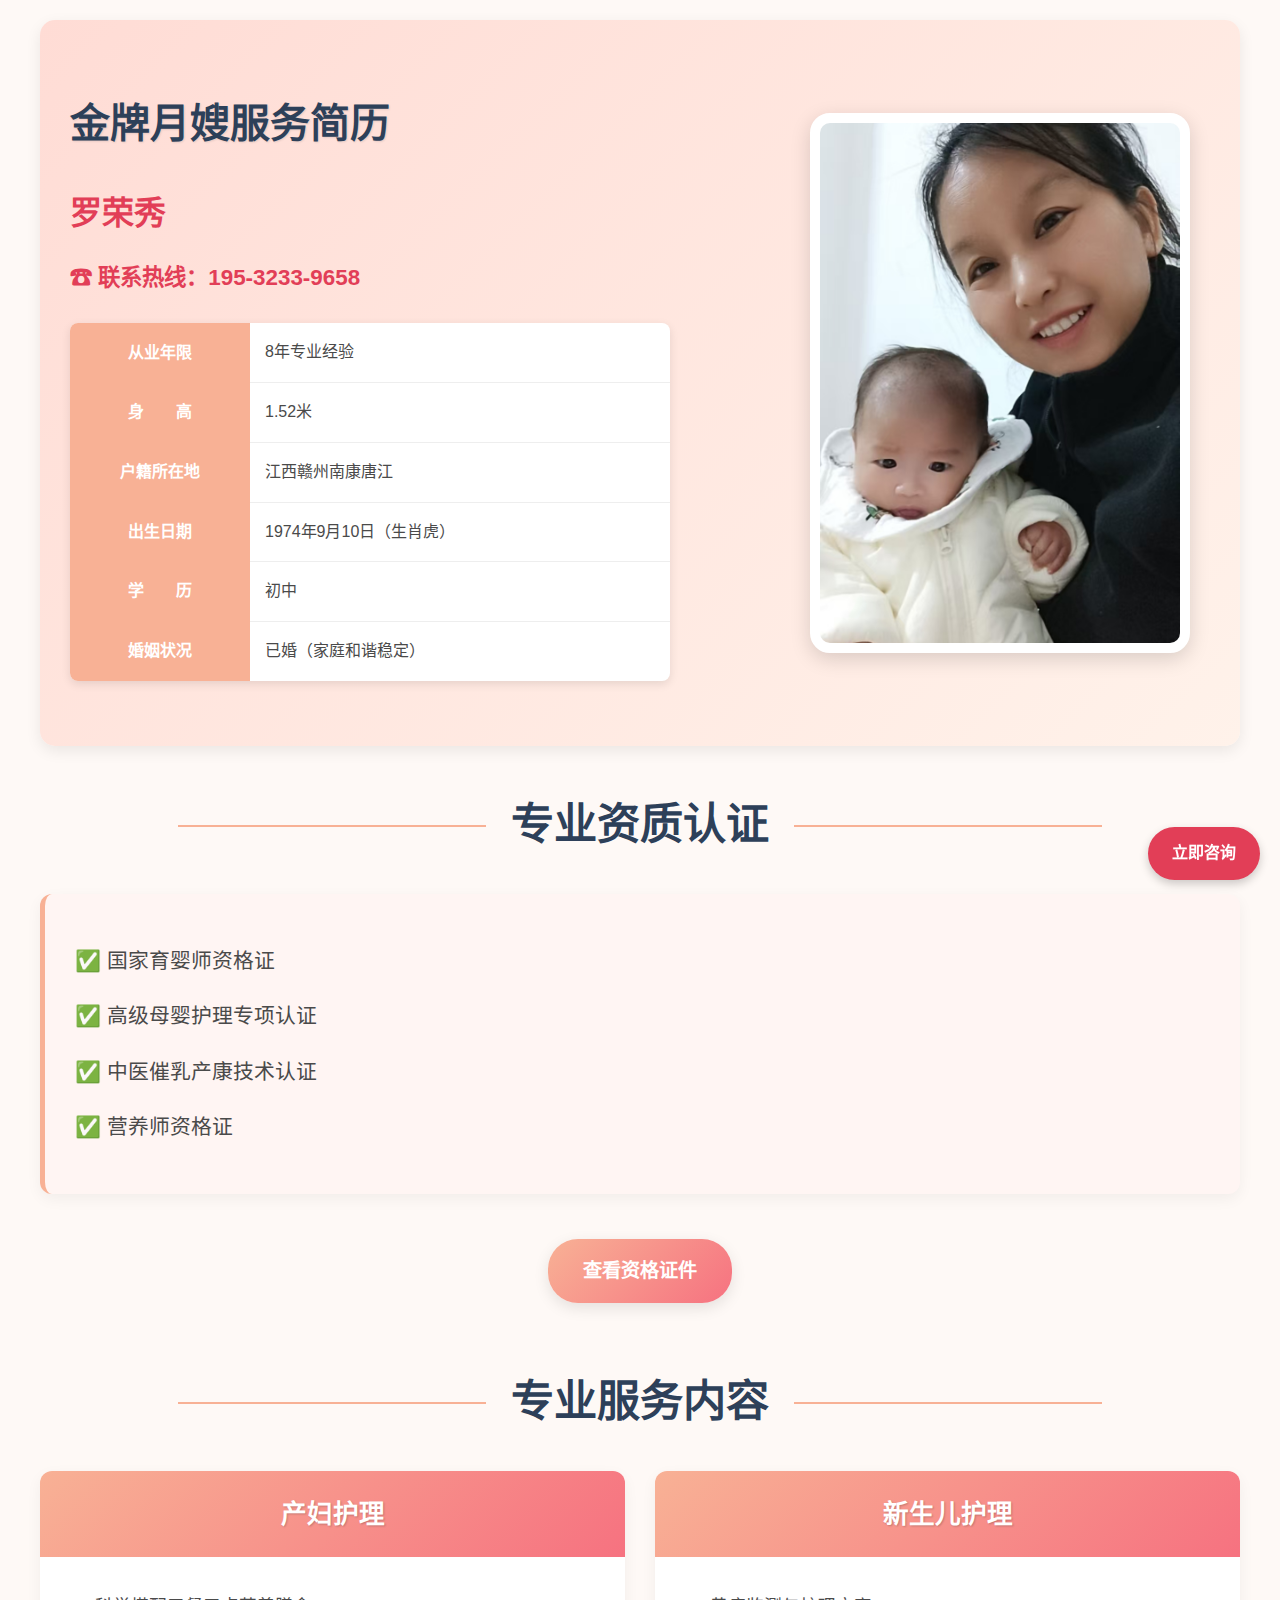
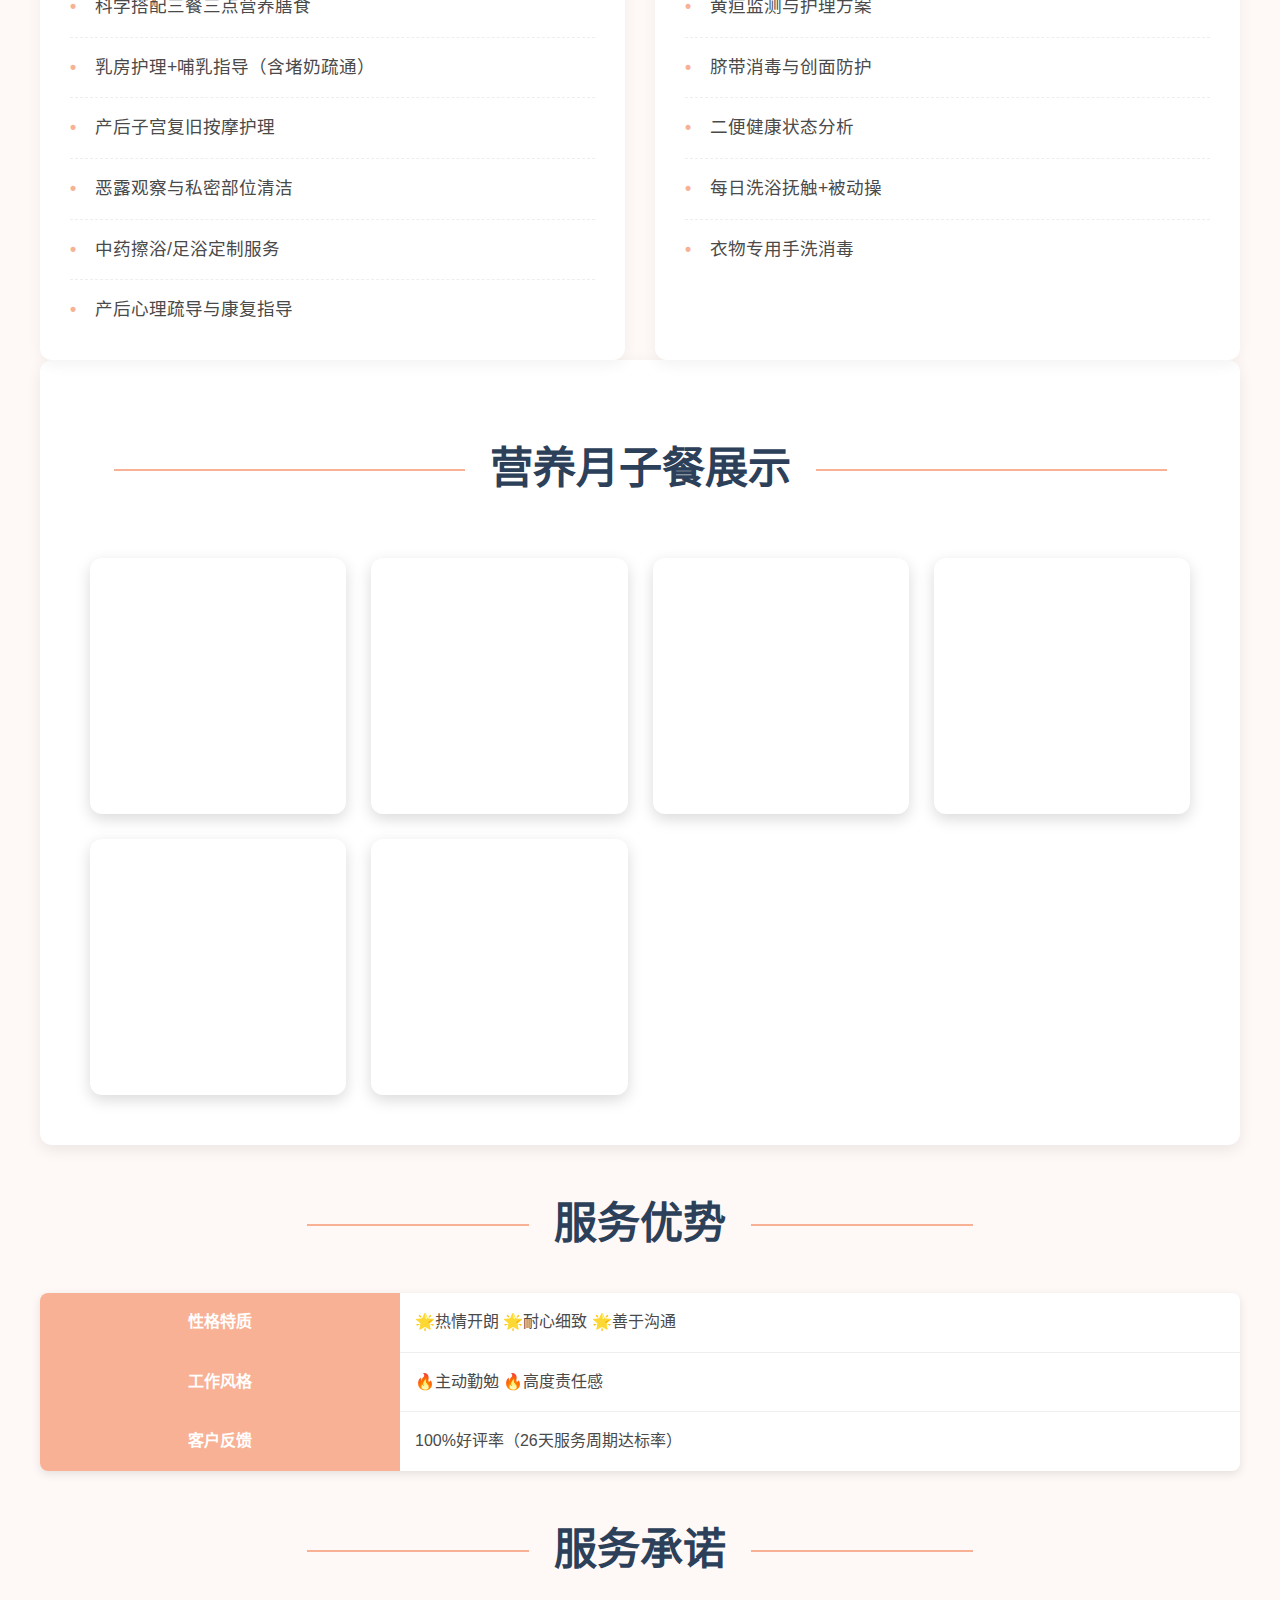
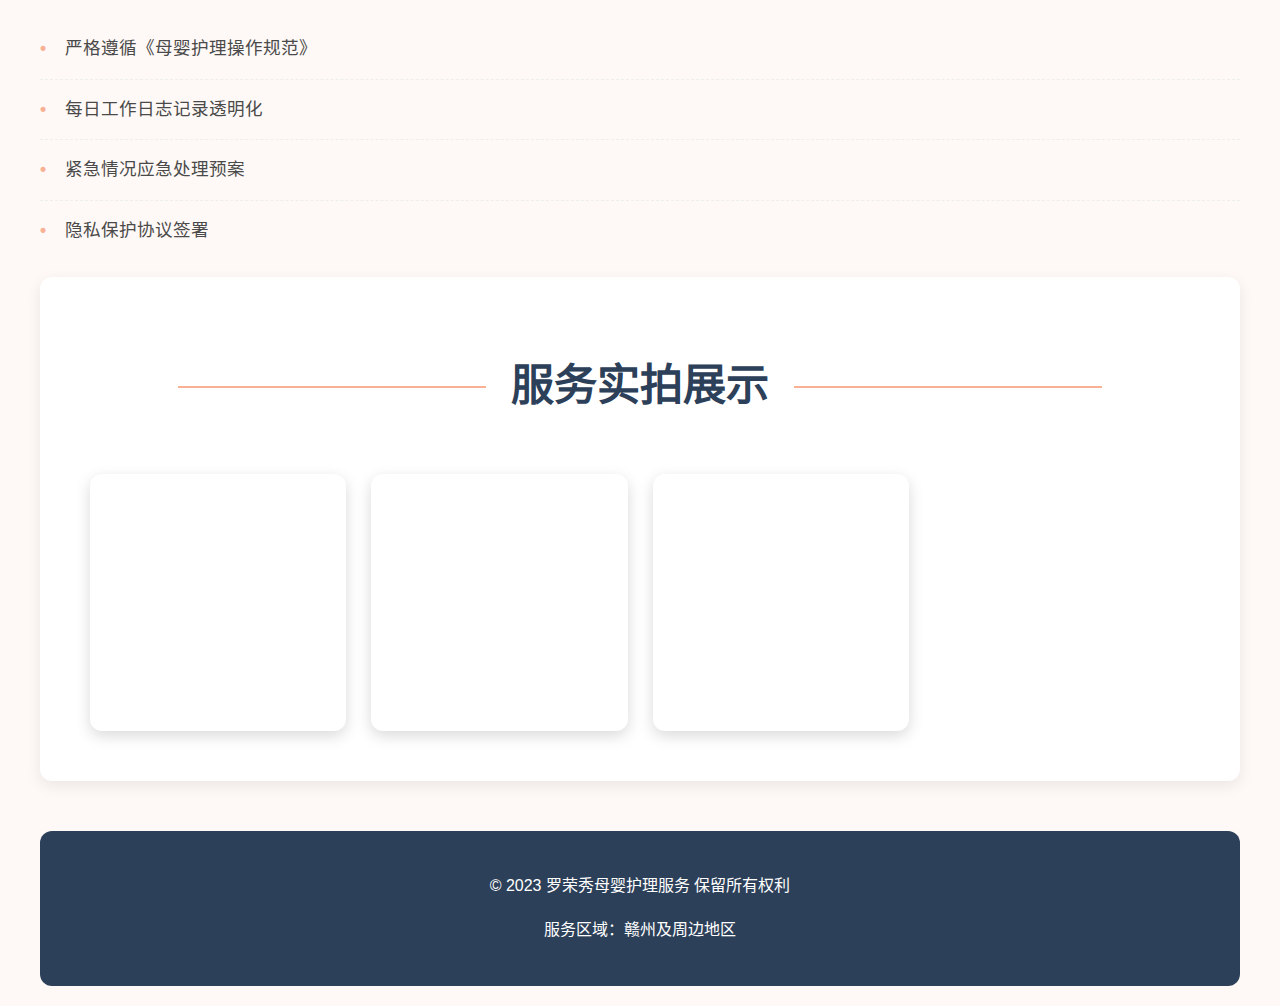
<file: index.html>
<!DOCTYPE html>
<html lang="zh-CN">
<head>
    <meta charset="UTF-8">
    <meta name="viewport" content="width=device-width, initial-scale=1.0">
    <meta name="description" content="专业月嫂罗荣秀，8年母婴护理经验，持国家育婴师、催乳产康等专业认证">
    <title>金牌月嫂 - 罗荣秀</title>
    <link rel="stylesheet" href="css/style.css">
    <!-- 添加图片配置文件引用 -->
    <script src="scripts/image_config.js"></script>
    </head>
<body>
    <!-- 头部 - 调整布局，确保头像在右侧 -->
    <header class="header">
        <div class="header-container">
            <div class="header-left">
                <h1>金牌月嫂服务简历</h1>
                <h2>罗荣秀</h2>
                <div class="contact">☎ 联系热线：195-3233-9658</div>
                
                <!-- 基本信息在左侧 -->
                <div class="quick-info">
                    <table class="info-table header-table">
                        <tr><th>从业年限</th><td>8年专业经验</td></tr>
                        <tr><th>身　　高</th><td>1.52米</td></tr>
                        <tr><th>户籍所在地</th><td>江西赣州南康唐江</td></tr>
                        <tr><th>出生日期</th><td>1974年9月10日（生肖虎）</td></tr>
                        <tr><th>学　　历</th><td>初中</td></tr>
                        <tr><th>婚姻状况</th><td>已婚（家庭和谐稳定）</td></tr>
                    </table>
                </div>
            </div>
            <div class="header-right">
                <div class="avatar-container">
                    <img src="images/service/service1.jpg" alt="罗荣秀头像" class="avatar">
                </div>
            </div>
        </div>
    </header>

    <!-- 专业资质 -->
    <section class="main-section">
        <h2 class="section-title"><span>专业资质认证</span></h2>
        <div class="certification">
            <p>✅ 国家育婴师资格证</p>
            <p>✅ 高级母婴护理专项认证</p>
            <p>✅ 中医催乳产康技术认证</p>
            <p>✅ 营养师资格证</p>
        </div>
        
        <!-- 添加查看证书按钮 -->
        <div class="credential-gallery">
            <a href="javascript:void(0)" class="view-credential-btn" onclick="showCredentials()">
                查看资格证件
            </a>
        </div>
    </section>

    <!-- 证书展示模态框 -->
    <div class="credential-modal" id="credentialModal">
        <a href="javascript:void(0)" class="close-modal" onclick="closeModal()">
            <i class="fas fa-times"></i>
        </a>
        <div class="modal-content">
            <div class="credential-slider" id="credentialSlider">
                <!-- 证书图片将通过JavaScript动态加载 -->
            </div>
        </div>
    </div>

    <!-- 主要服务类别 - 左右布局的两大类别 -->
    <section class="main-section">
        <h2 class="section-title"><span>专业服务内容</span></h2>
        
        <!-- 两大服务类别的容器 -->
        <div class="service-categories">
            <!-- 产妇护理大类 -->
            <div class="service-category">
                <div class="category-header">
                    <h3 class="category-title">产妇护理</h3>
                </div>
                <ul class="service-list">
                    <li>科学搭配三餐三点营养膳食</li>
                    <li>乳房护理+哺乳指导（含堵奶疏通）</li>
                    <li>产后子宫复旧按摩护理</li>
                    <li>恶露观察与私密部位清洁</li>
                    <li>中药擦浴/足浴定制服务</li>
                    <li>产后心理疏导与康复指导</li>
                </ul>
            </div>

            <!-- 新生儿护理大类 -->
            <div class="service-category">
                <div class="category-header">
                    <h3 class="category-title">新生儿护理</h3>
                </div>
                <ul class="service-list">
                    <li>黄疸监测与护理方案</li>
                    <li>脐带消毒与创面防护</li>
                    <li>二便健康状态分析</li>
                    <li>每日洗浴抚触+被动操</li>
                    <li>衣物专用手洗消毒</li>
                </ul>
            </div>
        </div>
    </section>

    <!-- 月子餐展示 - 自适应显示所有图片 -->
    <section class="main-section photo-section">
        <h2 class="section-title"><span>营养月子餐展示</span></h2>
        <div class="photo-gallery food-photos" id="foodGallery">
            <!-- 食物图片将通过JavaScript动态加载 -->
        </div>
    </section>

    <!-- 服务优势 -->
    <section class="main-section">
        <h2 class="section-title"><span>服务优势</span></h2>
        <table class="info-table">
            <tr><th>性格特质</th><td>🌟热情开朗 🌟耐心细致 🌟善于沟通</td></tr>
            <tr><th>工作风格</th><td>🔥主动勤勉 🔥高度责任感</td></tr>
            <tr><th>客户反馈</th><td>100%好评率（26天服务周期达标率）</td></tr>
        </table>
    </section>

    <!-- 服务承诺 -->
    <section class="main-section">
        <h2 class="section-title"><span>服务承诺</span></h2>
        <ol class="service-list">
            <li>严格遵循《母婴护理操作规范》</li>
            <li>每日工作日志记录透明化</li>
            <li>紧急情况应急处理预案</li>
            <li>隐私保护协议签署</li>
        </ol>
    </section>

    <!-- 所有服务图片展示 -->
    <section class="main-section photo-section">
        <h2 class="section-title"><span>服务实拍展示</span></h2>
        <div class="photo-gallery service-photos" id="serviceGallery">
            <!-- 服务图片将通过JavaScript动态加载 -->
        </div>
    </section>

    <!-- 页脚 -->
    <footer class="footer">
        <p>© 2023 罗荣秀母婴护理服务 保留所有权利</p>
        <p>服务区域：赣州及周边地区</p>
    </footer>

    <!-- 移动端提示 -->
    <div class="mobile-contact">
        <a href="tel:19532339658">立即咨询</a>
    </div>

    <!-- 动态加载图片的脚本 -->
    <script>
    document.addEventListener('DOMContentLoaded', function() {
        // 月子餐标题列表
        const foodTitles = [
            "营养月子餐", "产后调理餐", "滋补汤品", "营养甜品", 
            "五谷杂粮粥", "蛋白质餐", "蔬菜沙拉", "水果拼盘",
            "鱼类蛋白", "鸡肉料理", "补血粥品", "产后早餐",
            "产后午餐", "产后晚餐", "开胃小菜", "蒸煮料理",
            "煲汤专区", "产妇补钙餐", "增奶食谱", "高铁料理"
        ];
        
        // 服务图片标题列表
        const serviceTitles = [
            "新生儿护理", "婴儿抚触", "婴儿洗浴", "产妇护理", 
            "婴儿喂养", "黄疸监测", "产后恢复", "母婴互动",
            "日常护理", "专业指导", "婴儿按摩", "脐带护理",
            "哺乳指导", "营养搭配", "产妇心理", "新生儿观察"
        ];
        
        // 证书标题列表
        const credentialTitles = [
            "国家育婴师资格证", "高级母婴护理专项认证", "中医催乳产康技术认证"
        ];
        
        // 证书文件名列表
        const credentialFiles = [
            "1fe33970821f2a8e1dc47914136d9f4.jpg",
            "38afa15f3f1180237eb62d5764767c3.jpg",
            "3f97e55ffe7fb2cee7c979bd991d98d.jpg"
        ];
        
        // 获取图片数量（从配置文件中）
        const foodCount = typeof IMAGE_CONFIG !== 'undefined' ? IMAGE_CONFIG.foodCount : 20;
        const serviceCount = typeof IMAGE_CONFIG !== 'undefined' ? IMAGE_CONFIG.serviceCount : 10;
        
        // 加载食物图片组
        const foodGallery = document.getElementById('foodGallery');
        loadImageGroups(foodGallery, 'images/food/food', foodCount, foodTitles, "月子餐");
        
        // 加载服务图片组
        const serviceGallery = document.getElementById('serviceGallery');
        loadImageGroups(serviceGallery, 'images/service/service', serviceCount, serviceTitles, "服务");
        
        // 加载证书图片
        function loadCredentialImages() {
            const slider = document.getElementById('credentialSlider');
            slider.innerHTML = '';
            
            credentialFiles.forEach((file, index) => {
                const imgContainer = document.createElement('div');
                imgContainer.className = 'credential-slide';
                
                const img = document.createElement('img');
                img.src = `images/credential/${file}`;
                img.alt = credentialTitles[index] || `资格证书${index + 1}`;
                
                imgContainer.appendChild(img);
                slider.appendChild(imgContainer);
            });
        }
        
        // 显示证书模态框
        window.showCredentials = function() {
            const modal = document.getElementById('credentialModal');
            modal.classList.add('active');
            document.body.style.overflow = 'hidden'; // 禁止滚动
            
            // 加载证书图片
            loadCredentialImages();
        };
        
        // 关闭模态框
        window.closeModal = function() {
            const modal = document.getElementById('credentialModal');
            modal.classList.remove('active');
            document.body.style.overflow = ''; // 恢复滚动
        };
        
        // 加载图片组的函数 - 每4张图片合并为一组
        function loadImageGroups(gallery, basePath, count, titles, groupType) {
            gallery.innerHTML = ''; // 清空原有内容
            
            // 计算需要创建的图片组数量
            const groupCount = Math.ceil(count / 4);
            
            for (let groupIndex = 0; groupIndex < groupCount; groupIndex++) {
                // 创建图片组容器
                const imageGroup = document.createElement('div');
                imageGroup.className = 'image-group';
                
                // 创建内部网格容器
                const gridContainer = document.createElement('div');
                gridContainer.className = 'image-group-container';
                
                // 为每个组添加4张图片（或剩余的图片）
                const startImgIndex = groupIndex * 4;
                const endImgIndex = Math.min(startImgIndex + 4, count);
                
                for (let i = startImgIndex; i < endImgIndex; i++) {
                    const imgIndex = i + 1; // 图片索引从1开始
                    
                    // 创建图片项容器
                    const imgItem = document.createElement('div');
                    imgItem.className = 'image-group-item';
                    
                    // 创建图片元素
                    const img = document.createElement('img');
                    img.className = 'lazy-load'; // 添加懒加载类
                    img.dataset.src = `${basePath}${imgIndex}.jpg`; // 使用data-src存储真实路径
                    img.src = '[data-uri]'; // 占位图
                    img.alt = `${groupType}展示${imgIndex}`;
                    
                    // 图片加载错误处理
                    img.onerror = function() {
                        imgItem.style.display = 'none';
                    };
                    
                    imgItem.appendChild(img);
                    gridContainer.appendChild(imgItem);
                }
                
                // 如果不足4张图片，添加空白项填充
                for (let i = endImgIndex - startImgIndex; i < 4; i++) {
                    const emptyItem = document.createElement('div');
                    emptyItem.className = 'image-group-item empty';
                    gridContainer.appendChild(emptyItem);
                }
                
                // 添加组标题
                const groupTitle = document.createElement('div');
                groupTitle.className = 'group-title';
                groupTitle.textContent = `${groupType}组${groupIndex + 1}`;
                
                // 组装图片组
                imageGroup.appendChild(gridContainer);
                imageGroup.appendChild(groupTitle);
                gallery.appendChild(imageGroup);
            }
            
            // 实现懒加载
            implementLazyLoading();
        }
        
        // 实现懒加载功能
        function implementLazyLoading() {
            const lazyImages = document.querySelectorAll('.lazy-load');
            
            if ('IntersectionObserver' in window) {
                const imageObserver = new IntersectionObserver(function(entries, observer) {
                    entries.forEach(function(entry) {
                        if (entry.isIntersecting) {
                            const image = entry.target;
                            image.src = image.dataset.src;
                            image.onload = function() {
                                image.classList.add('loaded');
                            };
                            imageObserver.unobserve(image);
                        }
                    });
                });
                
                lazyImages.forEach(function(image) {
                    imageObserver.observe(image);
                });
            } else {
                // 回退方案：简单延迟加载
                setTimeout(function() {
                    lazyImages.forEach(function(image) {
                        image.src = image.dataset.src;
                        image.classList.add('loaded');
                    });
                }, 500);
            }
        }
    });
    </script>
</body>
</html>
</file>
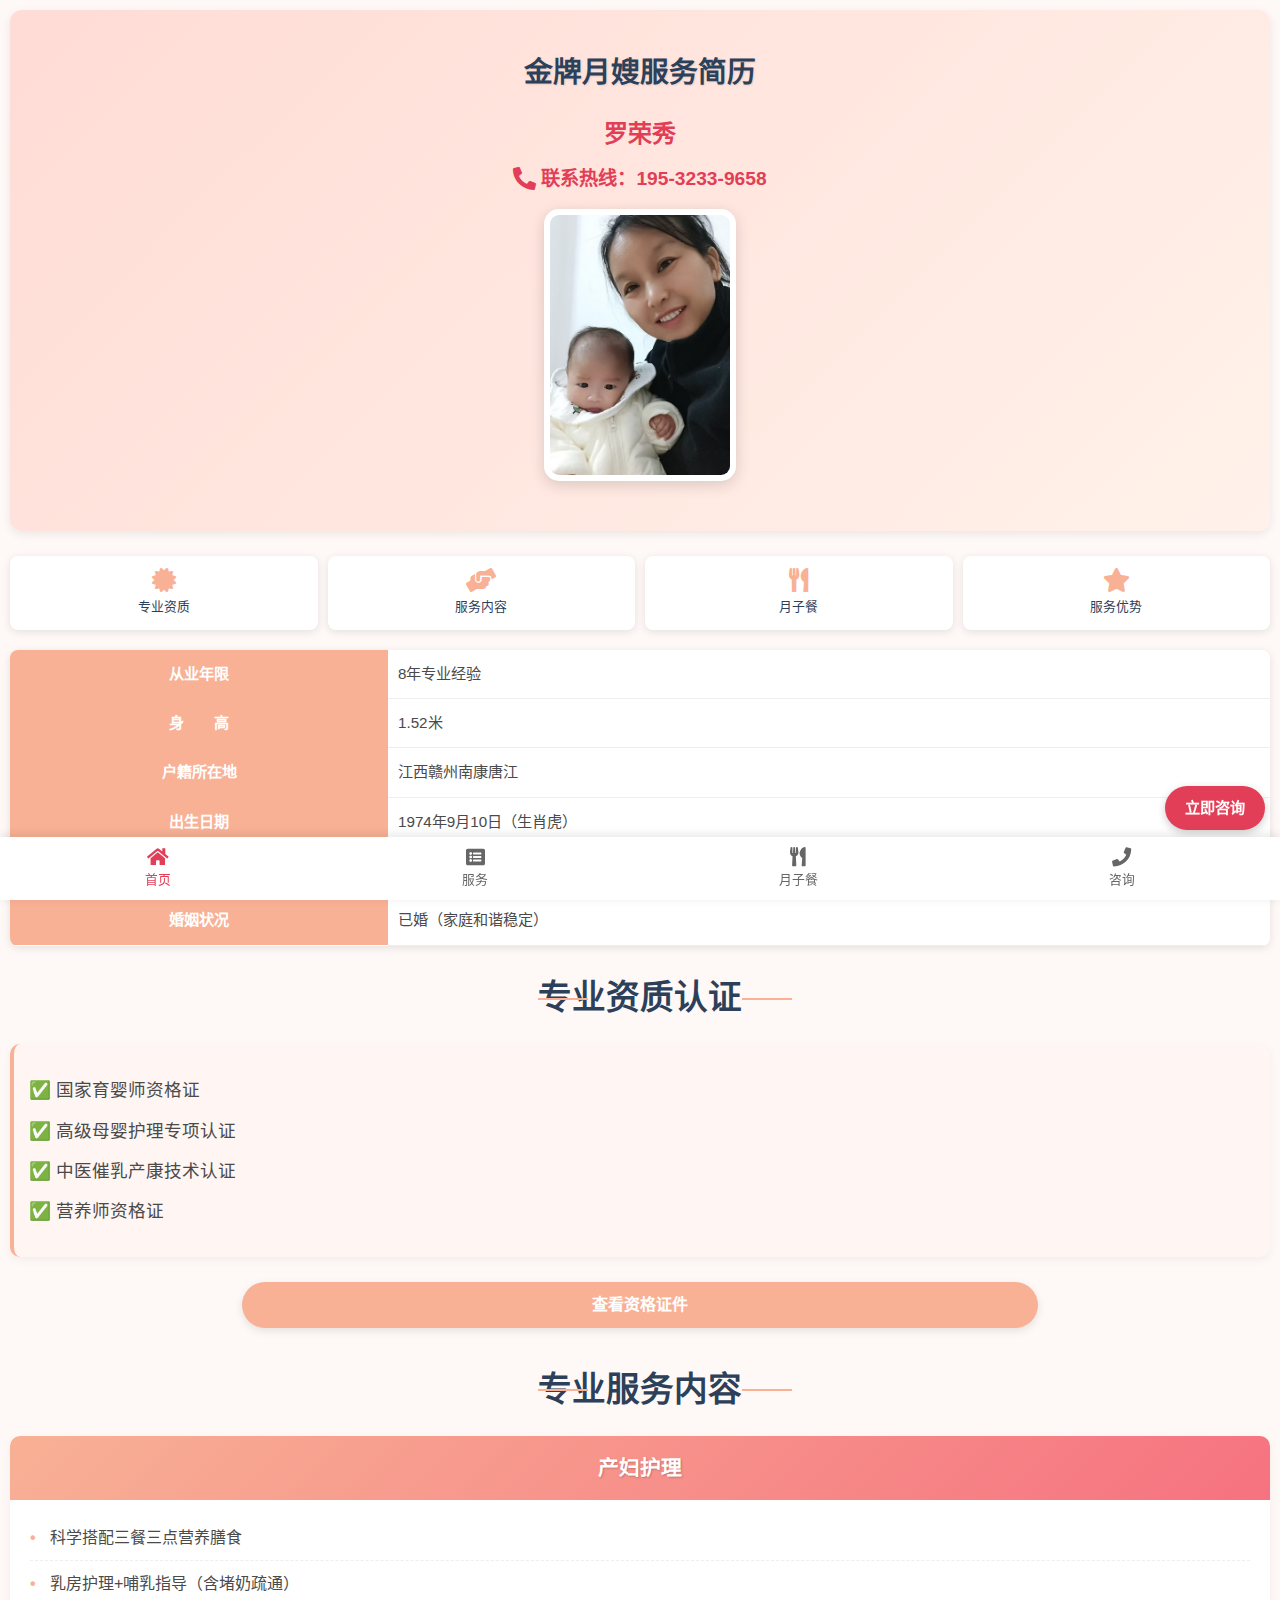
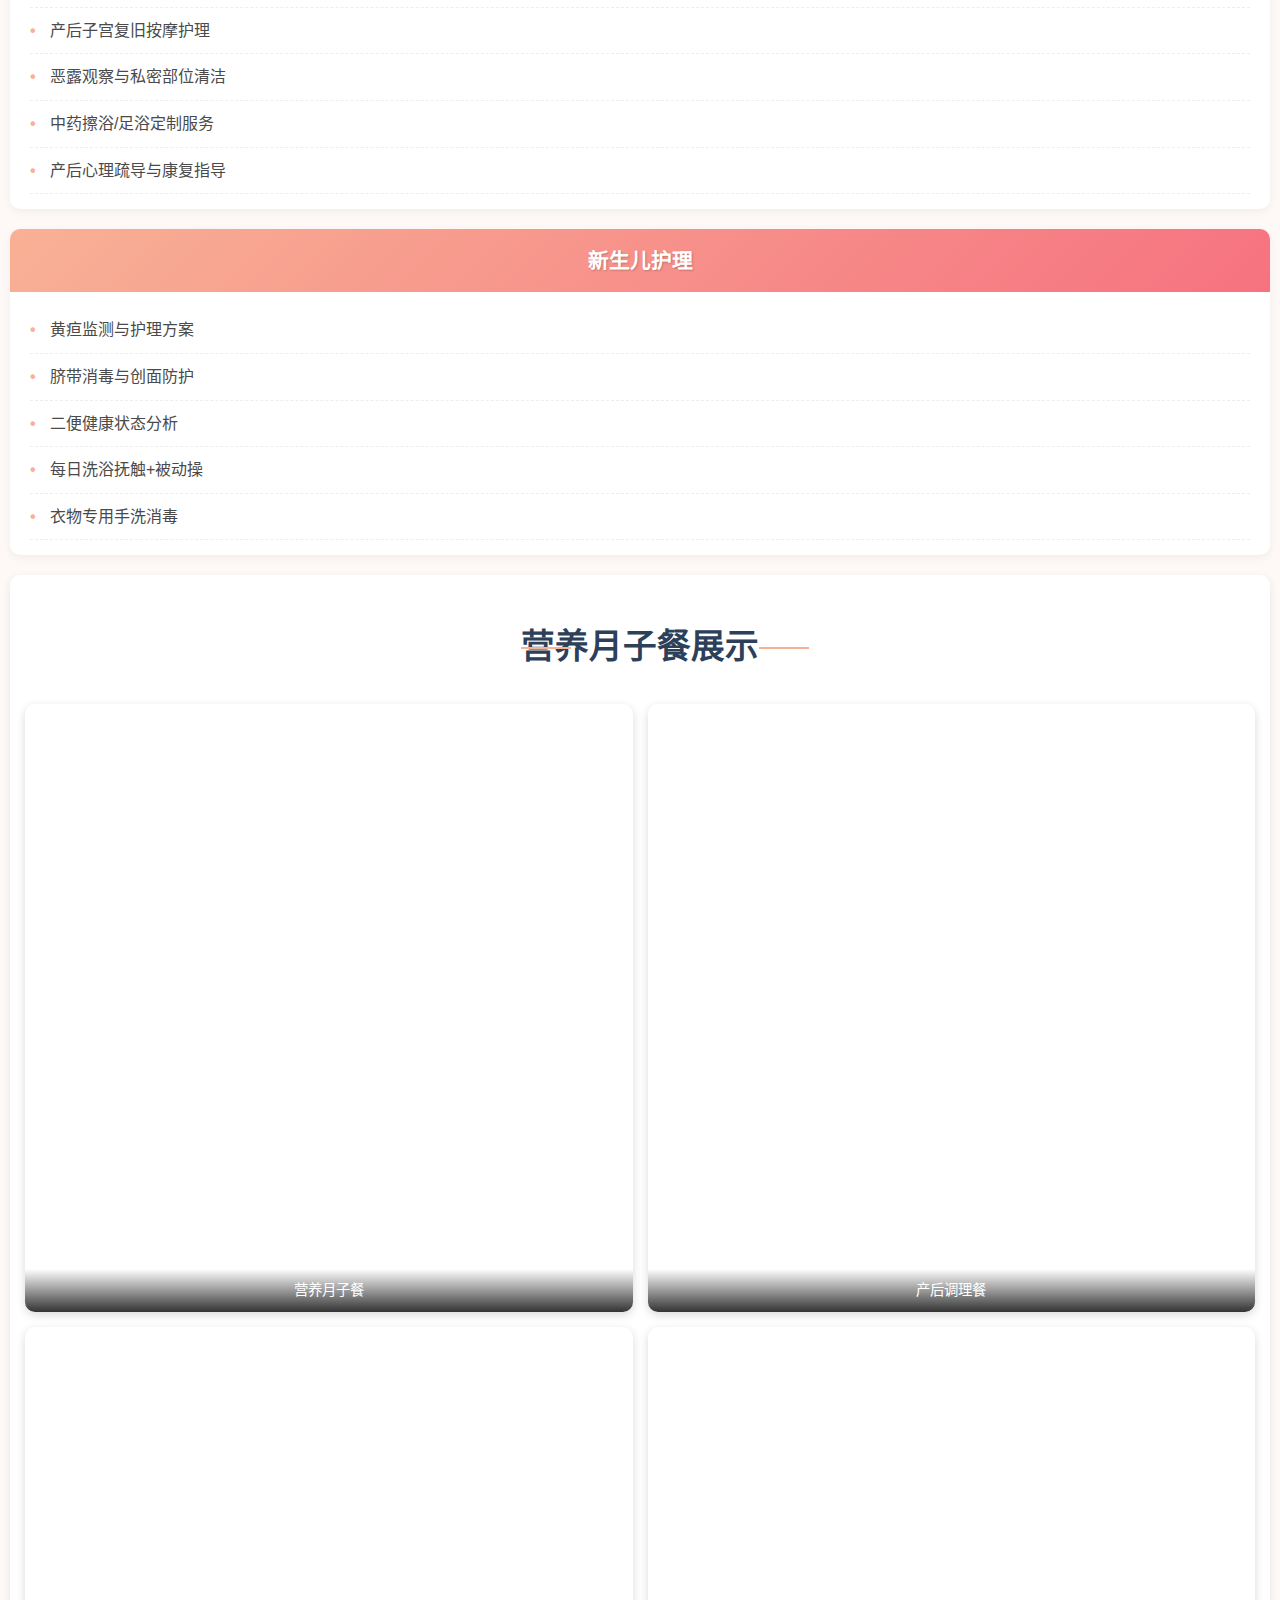
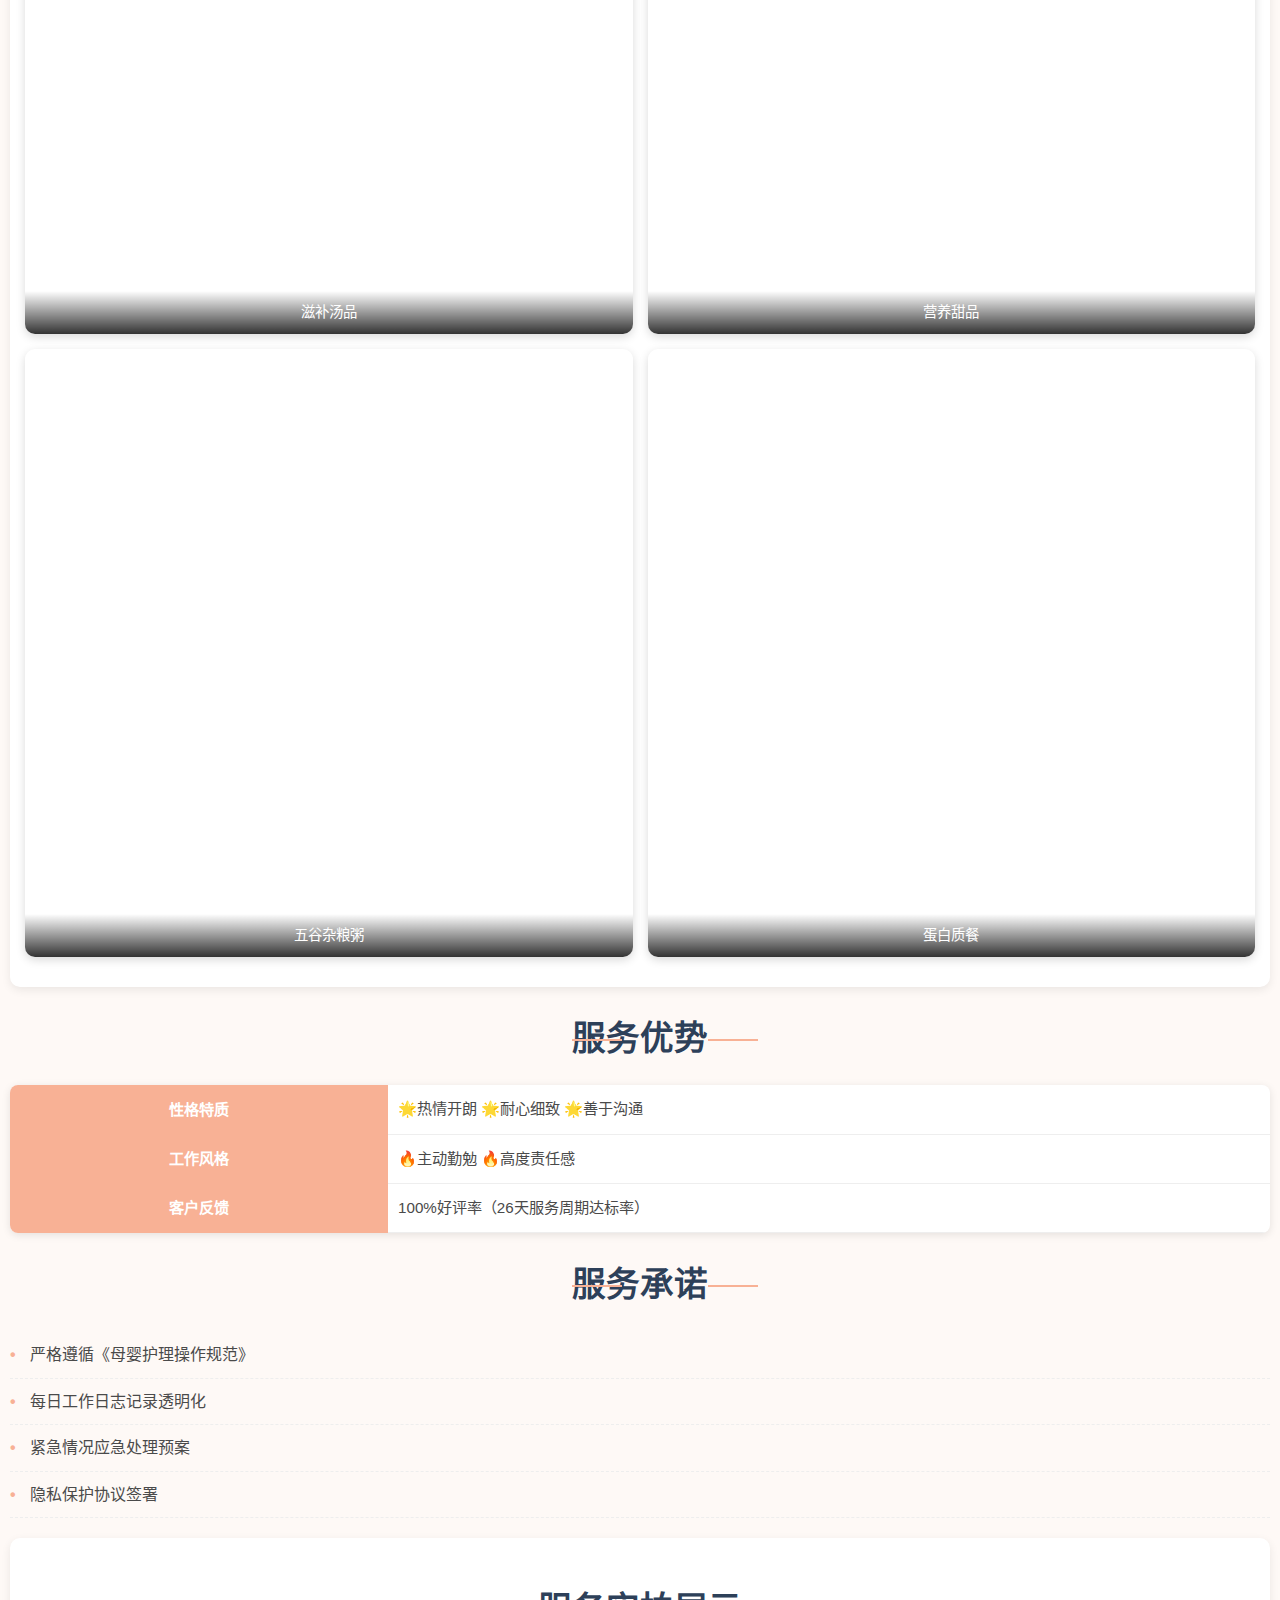
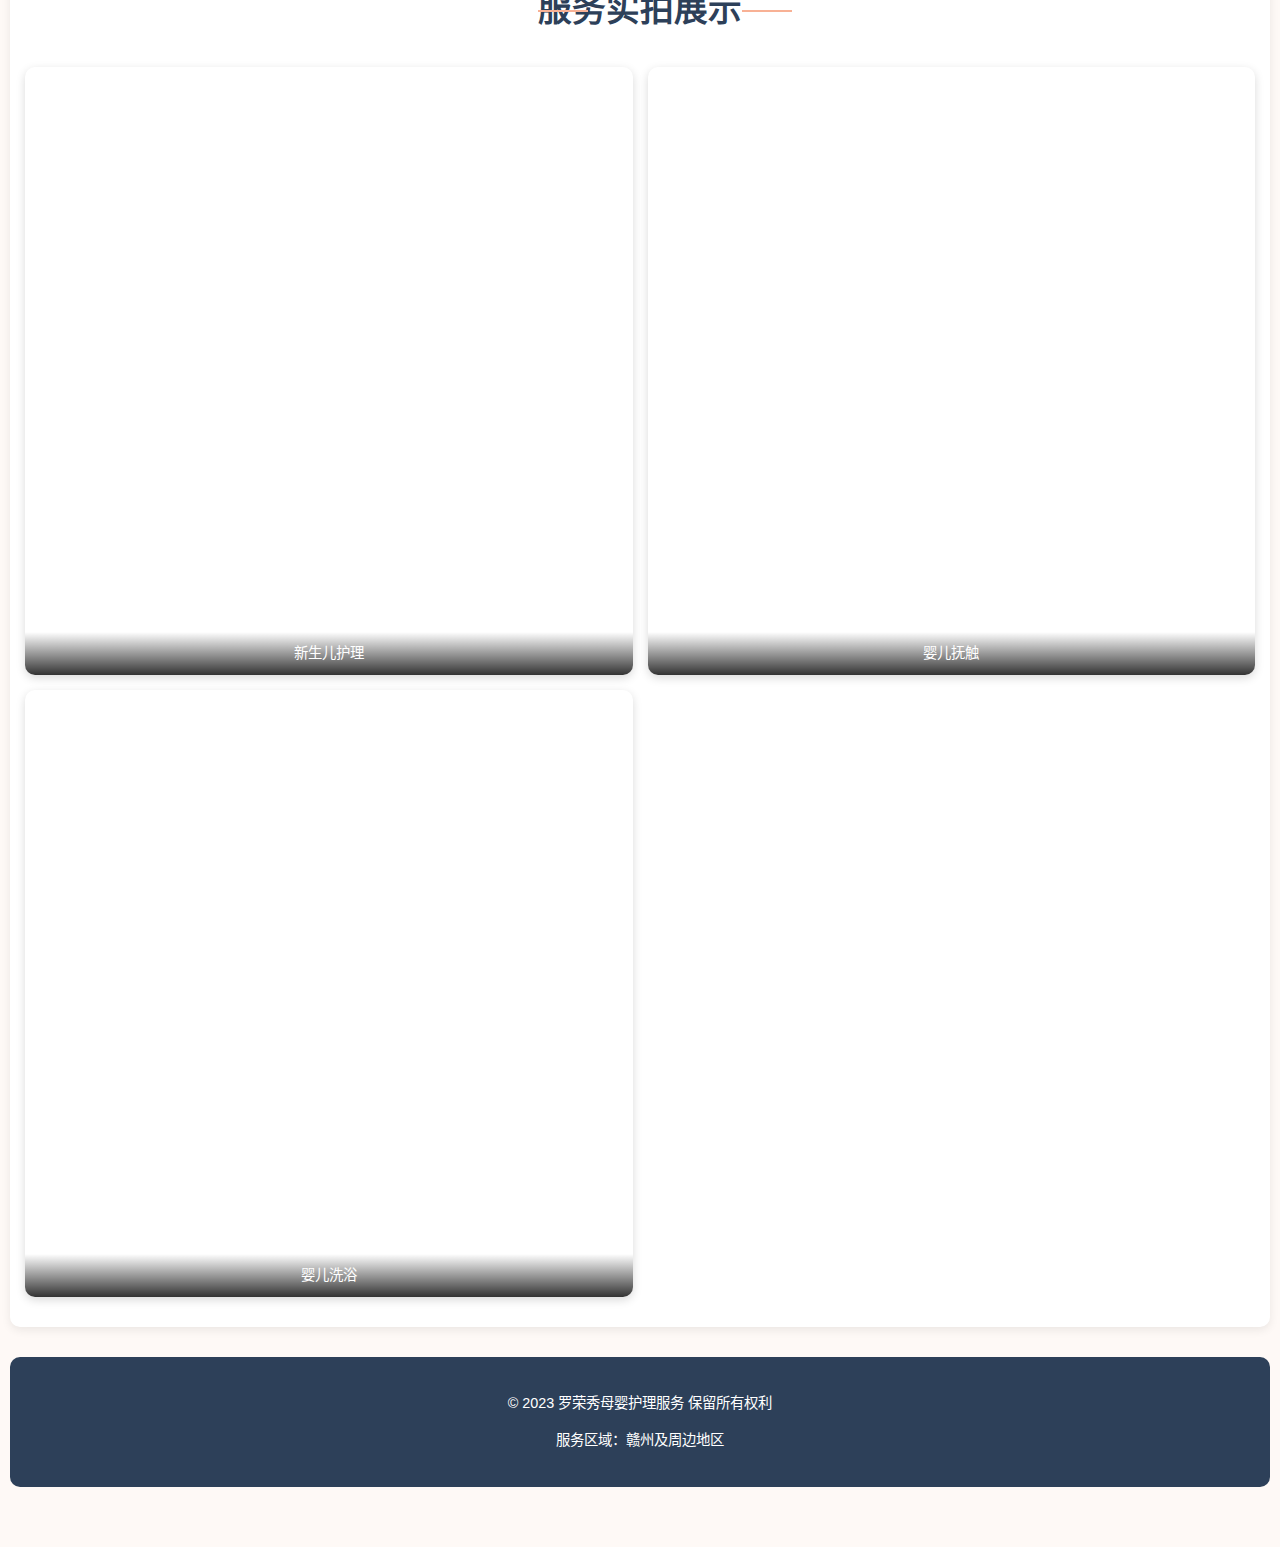
<file: mobile.html>
<!DOCTYPE html>
<html lang="zh-CN">
<head>
    <meta charset="UTF-8">
    <meta name="viewport" content="width=device-width, initial-scale=1.0, maximum-scale=1.0, user-scalable=no">
    <meta name="description" content="专业月嫂罗荣秀，8年母婴护理经验，持国家育婴师、催乳产康等专业认证">
    <title>金牌月嫂 - 罗荣秀</title>
    <link rel="stylesheet" href="css/mobile.css">
    <link rel="stylesheet" href="https://cdnjs.cloudflare.com/ajax/libs/font-awesome/5.15.4/css/all.min.css">
    <script src="scripts/image_config.js"></script>
</head>
<body>
    <!-- 头部 - 移动端优化布局 -->
    <header class="header">
        <div class="header-container">
            <div class="header-right">
                <div class="avatar-container">
                    <img src="images/service/service1.jpg" alt="罗荣秀头像" class="avatar">
                </div>
            </div>
            <div class="header-left">
                <h1>金牌月嫂服务简历</h1>
                <h2>罗荣秀</h2>
                <div class="contact">
                    <a href="tel:19532339658">
                        <i class="fas fa-phone-alt contact-icon"></i>
                        联系热线：195-3233-9658
                    </a>
                </div>
            </div>
        </div>
    </header>

    <!-- 快速导航 -->
    <section class="main-section">
        <div class="quick-nav">
            <div class="nav-grid">
                <a href="#qualification" class="nav-grid-item">
                    <i class="fas fa-certificate"></i>
                    <span>专业资质</span>
                </a>
                <a href="#services" class="nav-grid-item">
                    <i class="fas fa-hands-helping"></i>
                    <span>服务内容</span>
                </a>
                <a href="#food" class="nav-grid-item">
                    <i class="fas fa-utensils"></i>
                    <span>月子餐</span>
                </a>
                <a href="#advantage" class="nav-grid-item">
                    <i class="fas fa-star"></i>
                    <span>服务优势</span>
                </a>
            </div>
        </div>
    </section>

    <!-- 基本信息 -->
    <section class="main-section">
        <div class="quick-info">
            <table class="info-table header-table">
                <tr><th>从业年限</th><td>8年专业经验</td></tr>
                <tr><th>身　　高</th><td>1.52米</td></tr>
                <tr><th>户籍所在地</th><td>江西赣州南康唐江</td></tr>
                <tr><th>出生日期</th><td>1974年9月10日（生肖虎）</td></tr>
                <tr><th>学　　历</th><td>初中</td></tr>
                <tr><th>婚姻状况</th><td>已婚（家庭和谐稳定）</td></tr>
            </table>
        </div>
    </section>

    <!-- 专业资质 -->
    <section class="main-section" id="qualification">
        <h2 class="section-title"><span>专业资质认证</span></h2>
        <div class="certification">
            <p>✅ 国家育婴师资格证</p>
            <p>✅ 高级母婴护理专项认证</p>
            <p>✅ 中医催乳产康技术认证</p>
            <p>✅ 营养师资格证</p>
        </div>
        
        <!-- 更改为按钮触发模态框显示 -->
        <div class="credential-gallery">
            <a href="javascript:void(0)" class="view-credential-btn" onclick="showCredentials()">
                查看资格证件
            </a>
        </div>
    </section>

    <!-- 主要服务类别 -->
    <section class="main-section" id="services">
        <h2 class="section-title"><span>专业服务内容</span></h2>
        
        <div class="service-categories">
            <!-- 产妇护理大类 -->
            <div class="service-category">
                <div class="category-header">
                    <h3 class="category-title">产妇护理</h3>
                </div>
                <ul class="service-list">
                    <li>科学搭配三餐三点营养膳食</li>
                    <li>乳房护理+哺乳指导（含堵奶疏通）</li>
                    <li>产后子宫复旧按摩护理</li>
                    <li>恶露观察与私密部位清洁</li>
                    <li>中药擦浴/足浴定制服务</li>
                    <li>产后心理疏导与康复指导</li>
                </ul>
            </div>

            <!-- 新生儿护理大类 -->
            <div class="service-category">
                <div class="category-header">
                    <h3 class="category-title">新生儿护理</h3>
                </div>
                <ul class="service-list">
                    <li>黄疸监测与护理方案</li>
                    <li>脐带消毒与创面防护</li>
                    <li>二便健康状态分析</li>
                    <li>每日洗浴抚触+被动操</li>
                    <li>衣物专用手洗消毒</li>
                </ul>
            </div>
        </div>
    </section>

    <!-- 月子餐展示 -->
    <section class="main-section photo-section" id="food">
        <h2 class="section-title"><span>营养月子餐展示</span></h2>
        <div class="photo-gallery food-photos" id="foodGallery">
            <!-- 食物图片将通过JavaScript动态加载 -->
            <div class="loading-container">
                <div class="loading-spinner"></div>
            </div>
        </div>
    </section>

    <!-- 服务优势 -->
    <section class="main-section" id="advantage">
        <h2 class="section-title"><span>服务优势</span></h2>
        <table class="info-table">
            <tr><th>性格特质</th><td>🌟热情开朗 🌟耐心细致 🌟善于沟通</td></tr>
            <tr><th>工作风格</th><td>🔥主动勤勉 🔥高度责任感</td></tr>
            <tr><th>客户反馈</th><td>100%好评率（26天服务周期达标率）</td></tr>
        </table>
    </section>

    <!-- 服务承诺 -->
    <section class="main-section">
        <h2 class="section-title"><span>服务承诺</span></h2>
        <ol class="service-list">
            <li>严格遵循《母婴护理操作规范》</li>
            <li>每日工作日志记录透明化</li>
            <li>紧急情况应急处理预案</li>
            <li>隐私保护协议签署</li>
        </ol>
    </section>

    <!-- 所有服务图片展示 -->
    <section class="main-section photo-section">
        <h2 class="section-title"><span>服务实拍展示</span></h2>
        <div class="photo-gallery service-photos" id="serviceGallery">
            <!-- 服务图片将通过JavaScript动态加载 -->
            <div class="loading-container">
                <div class="loading-spinner"></div>
            </div>
        </div>
    </section>

    <!-- 证书展示模态框 -->
    <div class="credential-modal" id="credentialModal">
        <a href="javascript:void(0)" class="close-modal" onclick="closeModal()">
            <i class="fas fa-times"></i>
        </a>
        <div class="modal-content">
            <div class="credential-slider" id="credentialSlider">
                <!-- 证书图片将通过JavaScript动态加载 -->
            </div>
        </div>
    </div>

    <!-- 页脚 -->
    <footer class="footer">
        <p>© 2023 罗荣秀母婴护理服务 保留所有权利</p>
        <p>服务区域：赣州及周边地区</p>
    </footer>

    <!-- 返回顶部按钮 -->
    <div class="back-to-top" id="backToTop">
        <i class="fas fa-arrow-up"></i>
    </div>

    <!-- 移动端底部导航 -->
    <nav class="mobile-nav">
        <a href="#" class="nav-item active">
            <i class="fas fa-home nav-icon"></i>
            <span>首页</span>
        </a>
        <a href="#services" class="nav-item">
            <i class="fas fa-list-alt nav-icon"></i>
            <span>服务</span>
        </a>
        <a href="#food" class="nav-item">
            <i class="fas fa-utensils nav-icon"></i>
            <span>月子餐</span>
        </a>
        <a href="tel:19532339658" class="nav-item">
            <i class="fas fa-phone nav-icon"></i>
            <span>咨询</span>
        </a>
    </nav>

    <!-- 移动端联系按钮 -->
    <div class="mobile-contact">
        <a href="tel:19532339658">立即咨询</a>
    </div>

    <!-- 动态加载图片的脚本 -->
    <script>
    document.addEventListener('DOMContentLoaded', function() {
        // 证书标题列表
        const credentialTitles = [
            "国家育婴师资格证", "高级母婴护理专项认证", "中医催乳产康技术认证"
        ];
        
        // 证书文件名列表
        const credentialFiles = [
            "1fe33970821f2a8e1dc47914136d9f4.jpg",
            "38afa15f3f1180237eb62d5764767c3.jpg",
            "3f97e55ffe7fb2cee7c979bd991d98d.jpg"
        ];
        
        // 月子餐标题列表
        const foodTitles = [
            "营养月子餐", "产后调理餐", "滋补汤品", "营养甜品", 
            "五谷杂粮粥", "蛋白质餐", "蔬菜沙拉", "水果拼盘",
            "鱼类蛋白", "鸡肉料理", "补血粥品", "产后早餐",
            "产后午餐", "产后晚餐", "开胃小菜", "蒸煮料理",
            "煲汤专区", "产妇补钙餐", "增奶食谱", "高铁料理"
        ];
        
        // 服务图片标题列表
        const serviceTitles = [
            "新生儿护理", "婴儿抚触", "婴儿洗浴", "产妇护理", 
            "婴儿喂养", "黄疸监测", "产后恢复", "母婴互动",
            "日常护理", "专业指导", "婴儿按摩", "脐带护理",
            "哺乳指导", "营养搭配", "产妇心理", "新生儿观察"
        ];
        
        // 获取图片数量（从配置文件中）
        const foodCount = typeof IMAGE_CONFIG !== 'undefined' ? IMAGE_CONFIG.foodCount : 20;
        const serviceCount = typeof IMAGE_CONFIG !== 'undefined' ? IMAGE_CONFIG.serviceCount : 10;
        
        // 加载食物图片组
        const foodGallery = document.getElementById('foodGallery');
        loadImageGroups(foodGallery, 'images/food/food', foodCount, foodTitles, "月子餐");
        
        // 加载服务图片组
        const serviceGallery = document.getElementById('serviceGallery');
        loadImageGroups(serviceGallery, 'images/service/service', serviceCount, serviceTitles, "服务");
        
        // 加载证书图片
        function loadCredentialImages() {
            const slider = document.getElementById('credentialSlider');
            slider.innerHTML = '';
            
            credentialFiles.forEach((file, index) => {
                const imgContainer = document.createElement('div');
                imgContainer.className = 'credential-slide';
                
                const img = document.createElement('img');
                img.src = `images/credential/${file}`;
                img.alt = credentialTitles[index] || `资格证书${index + 1}`;
                
                imgContainer.appendChild(img);
                slider.appendChild(imgContainer);
            });
        }
        
        // 显示证书模态框
        window.showCredentials = function() {
            const modal = document.getElementById('credentialModal');
            modal.classList.add('active');
            document.body.style.overflow = 'hidden'; // 禁止滚动
            
            // 加载证书图片
            loadCredentialImages();
        };
        
        // 关闭模态框
        window.closeModal = function() {
            const modal = document.getElementById('credentialModal');
            modal.classList.remove('active');
            document.body.style.overflow = ''; // 恢复滚动
        };
        
        // 加载图片组的函数 - 每4张图片合并为一组
        function loadImageGroups(gallery, basePath, count, titles, groupType) {
            // 移除加载动画
            gallery.innerHTML = '';
            
            // 计算需要创建的图片组数量
            const groupCount = Math.ceil(count / 4);
            
            for (let groupIndex = 0; groupIndex < groupCount; groupIndex++) {
                // 创建图片组容器
                const imageGroup = document.createElement('div');
                imageGroup.className = 'image-group';
                
                // 创建内部网格容器
                const gridContainer = document.createElement('div');
                gridContainer.className = 'image-group-container';
                
                // 为每个组添加4张图片（或剩余的图片）
                const startImgIndex = groupIndex * 4;
                const endImgIndex = Math.min(startImgIndex + 4, count);
                
                for (let i = startImgIndex; i < endImgIndex; i++) {
                    const imgIndex = i + 1; // 图片索引从1开始
                    
                    // 创建图片项容器
                    const imgItem = document.createElement('div');
                    imgItem.className = 'image-group-item';
                    
                    // 创建图片元素
                    const img = document.createElement('img');
                    img.className = 'lazy-load'; // 添加懒加载类
                    img.dataset.src = `${basePath}${imgIndex}.jpg`; // 使用data-src存储真实路径
                    img.src = '[data-uri]'; // 占位图
                    img.alt = `${groupType}展示${imgIndex}`;
                    
                    // 图片加载错误处理
                    img.onerror = function() {
                        imgItem.style.display = 'none';
                    };
                    
                    imgItem.appendChild(img);
                    gridContainer.appendChild(imgItem);
                }
                
                // 如果不足4张图片，添加空白项填充
                for (let i = endImgIndex - startImgIndex; i < 4; i++) {
                    const emptyItem = document.createElement('div');
                    emptyItem.className = 'image-group-item empty';
                    gridContainer.appendChild(emptyItem);
                }
                
                // 添加组标题
                const groupTitle = document.createElement('div');
                groupTitle.className = 'group-title';
                
                // 使用标题数组中的标题，如果没有则使用默认标题
                const titleIndex = groupIndex % titles.length;
                groupTitle.textContent = titles[titleIndex] || `${groupType}组${groupIndex + 1}`;
                
                // 组装图片组
                imageGroup.appendChild(gridContainer);
                imageGroup.appendChild(groupTitle);
                gallery.appendChild(imageGroup);
            }
            
            // 实现懒加载
            implementLazyLoading();
        }
        
        // 实现懒加载功能
        function implementLazyLoading() {
            const lazyImages = document.querySelectorAll('.lazy-load');
            
            if ('IntersectionObserver' in window) {
                const imageObserver = new IntersectionObserver(function(entries, observer) {
                    entries.forEach(function(entry) {
                        if (entry.isIntersecting) {
                            const image = entry.target;
                            image.src = image.dataset.src;
                            image.onload = function() {
                                image.classList.add('loaded');
                            };
                            imageObserver.unobserve(image);
                        }
                    });
                });
                
                lazyImages.forEach(function(image) {
                    imageObserver.observe(image);
                });
            } else {
                // 回退方案：简单延迟加载
                setTimeout(function() {
                    lazyImages.forEach(function(image) {
                        image.src = image.dataset.src;
                        image.classList.add('loaded');
                    });
                }, 500);
            }
        }
        
        // 返回顶部按钮功能
        const backToTopButton = document.getElementById('backToTop');
        
        window.addEventListener('scroll', function() {
            if (window.pageYOffset > 300) {
                backToTopButton.classList.add('visible');
            } else {
                backToTopButton.classList.remove('visible');
            }
        });
        
        backToTopButton.addEventListener('click', function() {
            window.scrollTo({
                top: 0,
                behavior: 'smooth'
            });
        });
        
        // 平滑滚动到锚点
        document.querySelectorAll('a[href^="#"]').forEach(anchor => {
            anchor.addEventListener('click', function(e) {
                e.preventDefault();
                
                const targetId = this.getAttribute('href');
                if (targetId === '#') return;
                
                const targetElement = document.querySelector(targetId);
                if (targetElement) {
                    window.scrollTo({
                        top: targetElement.offsetTop - 20,
                        behavior: 'smooth'
                    });
                    
                    // 更新活动导航项
                    document.querySelectorAll('.nav-item').forEach(item => {
                        item.classList.remove('active');
                    });
                    this.classList.add('active');
                }
            });
        });
    });
    </script>
</body>
</html>
</file>
<file: css/style.css>
/* 基础样式 */
body {
    font-family: 'Microsoft YaHei', SimHei, sans-serif;
    line-height: 1.8;
    max-width: 1200px;
    margin: 0 auto;
    padding: 20px;
    background-color: #fef9f6;
    color: #4a4a4a;
}

/* 头部样式 - 更加简洁的布局 */
.header {
    position: relative;
    padding: 40px 30px;
    background: linear-gradient(135deg, #ffdcd5 0%, #fff2ea 100%);
    border-radius: 15px;
    margin-bottom: 40px;
    box-shadow: 0 5px 15px rgba(0,0,0,0.08);
}

.header-container {
    display: flex;
    justify-content: space-between;
    align-items: flex-start;
}

.header-left {
    flex: 2;
    max-width: 70%;
}

.header-right {
    position: absolute;
    right: 50px;
    top: 50%;
    transform: translateY(-50%);
}

.header h1 {
    color: #2d4059;
    font-size: 2.5em;
    margin-bottom: 15px;
    text-shadow: 1px 1px 2px rgba(0,0,0,0.1);
}

.header h2 {
    color: #e23e57;
    font-size: 2em;
    margin-bottom: 15px;
}

.contact {
    color: #e23e57;
    font-size: 1.4em;
    font-weight: 600;
    margin-bottom: 25px;
}

/* 头像样式 - 改为圆角矩形 */
.avatar-container {
    width: 360px;
    height: 520px;
    border-radius: 20px;
    overflow: hidden;
    border: 10px solid #fff;
    box-shadow: 0 6px 20px rgba(0,0,0,0.15);
    background: #fff;
}

.avatar {
    width: 100%;
    height: 100%;
    object-fit: cover;
    transition: transform 0.3s ease;
}

.avatar:hover {
    transform: scale(1.05);
}

/* 头部信息表格 */
.quick-info {
    margin-top: 25px;
}

.header-table {
    margin: 0;
    font-size: 1em;
    width: 100%;
    max-width: 600px;
}

.header-table th,
.header-table td {
    padding: 10px 15px;
}

/* 表格样式 */
.info-table {
    width: 100%;
    border-collapse: collapse;
    margin: 25px 0;
    box-shadow: 0 3px 10px rgba(0,0,0,0.1);
    background: white;
    border-radius: 8px;
    overflow: hidden;
}

.info-table th {
    background-color: #f8b195;
    color: white;
    padding: 15px;
    width: 30%;
    text-align: center;
    font-weight: bold;
}

.info-table td {
    padding: 15px;
    border-bottom: 1px solid #eee;
}

.info-table tr:last-child td {
    border-bottom: none;
}

/* 标题样式美化 */
.section-title {
    position: relative;
    text-align: center;
    margin: 40px 0 30px;
    overflow: hidden;
}

.section-title span {
    display: inline-block;
    position: relative;
    padding: 0 25px;
    font-size: 1.8em;
    color: #2d4059;
    font-weight: bold;
}

.section-title span:before,
.section-title span:after {
    content: "";
    position: absolute;
    top: 50%;
    width: 100%;
    height: 2px;
    background-color: #f8b195;
}

.section-title span:before {
    right: 100%;
}

.section-title span:after {
    left: 100%;
}

/* 资质认证 */
.certification {
    background: #fff5f3;
    padding: 30px;
    border-radius: 12px;
    margin: 25px 0;
    border-left: 5px solid #f8b195;
    box-shadow: 0 5px 15px rgba(0,0,0,0.05);
}

.certification p {
    margin: 18px 0;
    font-size: 1.3em;
}

/* 服务内容容器 - 左右布局 */
.service-container {
    display: flex;
    gap: 30px;
    flex-wrap: wrap;
}

.service-left, 
.service-right {
    flex: 1 1 calc(50% - 15px);
    min-width: 300px;
}

/* 新增：两大服务类别左右布局 */
.service-categories {
    display: flex;
    gap: 30px;
    flex-wrap: wrap;
    margin-top: 30px;
}

.service-category {
    flex: 1 1 calc(50% - 15px);
    min-width: 300px;
    background: white;
    border-radius: 12px;
    padding: 0;
    box-shadow: 0 5px 15px rgba(0,0,0,0.05);
    overflow: hidden;
    transition: all 0.3s ease;
}

.service-category:hover {
    transform: translateY(-5px);
    box-shadow: 0 8px 25px rgba(0,0,0,0.1);
}

.category-header {
    background: linear-gradient(135deg, #f8b195 0%, #f67280 100%);
    padding: 20px;
    color: white;
    text-align: center;
}

.category-title {
    margin: 0;
    font-size: 1.6em;
    font-weight: bold;
    text-shadow: 1px 1px 2px rgba(0,0,0,0.2);
}

.service-category .service-list {
    padding: 20px 30px;
    margin: 0;
}

.service-category .service-list li {
    padding: 14px 0;
    border-bottom: 1px dashed #eee;
    position: relative;
    padding-left: 25px;
    font-size: 1.1em;
}

.service-category .service-list li::before {
    content: "•";
    color: #f8b195;
    font-weight: bold;
    position: absolute;
    left: 0;
}

.service-category .service-list li:last-child {
    border-bottom: none;
}

/* 服务列表样式 */
.service-section {
    margin: 20px 0;
    padding: 30px;
    background: white;
    border-radius: 12px;
    box-shadow: 0 5px 15px rgba(0,0,0,0.05);
}

.service-section h3 {
    color: #2d4059;
    border-left: 4px solid #f8b195;
    padding-left: 15px;
    margin-bottom: 25px;
    font-size: 1.4em;
    font-weight: bold;
}

.service-list {
    list-style: none;
    padding: 0;
}

.service-list li {
    padding: 14px 0;
    border-bottom: 1px dashed #eee;
    position: relative;
    padding-left: 25px;
    font-size: 1.1em;
}

.service-list li::before {
    content: "•";
    color: #f8b195;
    font-weight: bold;
    position: absolute;
    left: 0;
}

.service-list li:last-child {
    border-bottom: none;
}

/* 图片展示区域基础样式 */
.photo-gallery {
    display: grid;
    gap: 25px;
    padding: 20px 0;
    margin: 0 auto;
    width: 100%;
    justify-content: center;
}

/* 服务图片展示 - 4列布局，更大的图片 */
.service-photos {
    grid-template-columns: repeat(4, 1fr);
    max-width: 1100px;
}

/* 月子餐图片展示 - 自适应布局 */
.food-photos {
    grid-template-columns: repeat(auto-fit, minmax(250px, 1fr));
    max-width: 1100px;
    grid-auto-rows: 1fr;
}

/* 图片容器样式 - 增大图片 */
.photo-gallery .img-container {
    position: relative;
    overflow: hidden;
    border-radius: 12px;
    background: #fff;
    box-shadow: 0 5px 15px rgba(0, 0, 0, 0.15);
    transition: all 0.4s ease;
    aspect-ratio: 4/3;
}

/* 食物图片特别样式 */
.food-photos .img-container {
    aspect-ratio: 1/1;
}

.photo-gallery img {
    width: 100%;
    height: 100%;
    object-fit: cover;
    transition: all 0.4s ease;
    display: block;
}

/* 图片标题悬停效果 */
.img-container .img-title {
    position: absolute;
    bottom: 0;
    left: 0;
    right: 0;
    padding: 15px 10px;
    background: linear-gradient(to top, rgba(0,0,0,0.8), rgba(0,0,0,0));
    color: white;
    font-size: 1em;
    opacity: 0;
    transform: translateY(20px);
    transition: all 0.3s ease;
    text-align: center;
    pointer-events: none;
}

.img-container:hover .img-title {
    opacity: 1;
    transform: translateY(0);
}

.img-container:hover img {
    transform: scale(1.08);
}

/* 图片展示区标题样式 */
.main-section.photo-section {
    background: #fff;
    border-radius: 12px;
    padding: 30px;
    margin-bottom: 30px;
    box-shadow: 0 5px 15px rgba(0,0,0,0.08);
}

/* 页脚样式 */
.footer {
    text-align: center;
    margin-top: 50px;
    padding: 25px;
    background: #2d4059;
    color: #fff;
    border-radius: 12px;
}

/* 移动端联系按钮 */
.mobile-contact {
    position: fixed;
    bottom: 20px;
    right: 20px;
    z-index: 100;
}

.mobile-contact a {
    display: inline-block;
    padding: 12px 24px;
    background: #e23e57;
    color: white;
    text-decoration: none;
    border-radius: 50px;
    font-weight: bold;
    box-shadow: 0 4px 10px rgba(0,0,0,0.2);
}

/* 图片懒加载样式 */
.lazy-load {
    opacity: 0;
    transition: opacity 0.5s ease-in-out;
}

.lazy-load.loaded {
    opacity: 1;
}

/* 图片组合容器 */
.image-group {
    position: relative;
    overflow: hidden;
    border-radius: 12px;
    background: #fff;
    box-shadow: 0 5px 15px rgba(0, 0, 0, 0.15);
    transition: all 0.4s ease;
    aspect-ratio: 1/1;
}

.image-group-container {
    display: grid;
    grid-template-columns: repeat(2, 1fr);
    grid-template-rows: repeat(2, 1fr);
    gap: 4px;
    height: 100%;
    width: 100%;
}

.image-group-item {
    overflow: hidden;
    position: relative;
}

.image-group-item img {
    width: 100%;
    height: 100%;
    object-fit: cover;
    transition: all 0.4s ease;
}

.image-group:hover .image-group-item img {
    transform: scale(1.05);
}

.image-group .group-title {
    position: absolute;
    bottom: 0;
    left: 0;
    right: 0;
    padding: 15px 10px;
    background: linear-gradient(to top, rgba(0,0,0,0.8), rgba(0,0,0,0));
    color: white;
    font-size: 1em;
    opacity: 0;
    transform: translateY(20px);
    transition: all 0.3s ease;
    text-align: center;
    pointer-events: none;
    z-index: 10;
}

.image-group:hover .group-title {
    opacity: 1;
    transform: translateY(0);
}

/* 响应式设计优化 */
@media (max-width: 1024px) {
    .header-container {
        flex-direction: column;
        align-items: center;
        text-align: center;
    }
    
    .header-left {
        max-width: 100%;
    }
    
    .header-right {
        position: static;
        transform: none;
        margin-top: 30px;
        margin-bottom: 20px;
    }
    
    .quick-info {
        margin: 20px auto;
    }
    
    .header-table {
        margin: 0 auto;
    }
    
    .service-photos {
        grid-template-columns: repeat(3, 1fr);
    }
    
    .avatar-container {
        width: 280px;
        height: 400px;
    }
    
    .service-categories {
        flex-direction: column;
    }
    
    .service-category {
        margin-bottom: 20px;
    }
}

@media (max-width: 768px) {
    .header-container {
        flex-direction: column-reverse; /* 移动端头像在上方 */
    }
    
    .service-photos {
        grid-template-columns: repeat(2, 1fr);
        gap: 20px;
    }
    
    .food-photos {
        grid-template-columns: repeat(auto-fit, minmax(200px, 1fr));
        gap: 20px;
    }
    
    .service-container {
        flex-direction: column;
    }
    
    .avatar-container {
        width: 220px;
        height: 320px;
        border-width: 8px;
        margin: 0 auto 20px;
    }
    
    .header h1 {
        font-size: 2em;
    }
    
    .certification p {
        font-size: 1.2em;
    }
}

@media (max-width: 600px) {
    .header-container {
        flex-direction: column-reverse; /* 确保头像在上方 */
    }
    
    .header-right {
        margin-bottom: 20px;
        margin-top: 0;
    }
    
    .service-photos {
        grid-template-columns: repeat(1, 1fr);
    }
    
    .food-photos {
        grid-template-columns: repeat(auto-fit, minmax(150px, 1fr));
    }
    
    .avatar-container {
        width: 180px;
        height: 260px;
        margin: 0 auto 20px;
    }
    
    .header h1 {
        font-size: 1.8em;
    }
    
    .header h2 {
        font-size: 1.5em;
    }
    
    .section-title span {
        font-size: 1.5em;
    }
    
    .service-section {
        padding: 20px;
    }
}

@media (max-width: 480px) {
    .avatar-container {
        width: 150px;
        height: 220px;
        border-width: 6px;
        margin: 0 auto 15px;
    }
    
    .header {
        padding: 25px 15px;
    }
    
    .food-photos {
        grid-template-columns: repeat(auto-fit, minmax(120px, 1fr));
        gap: 15px;
    }
}

/* 证书模态框样式 */
.credential-modal {
    display: none;
    position: fixed;
    top: 0;
    left: 0;
    width: 100%;
    height: 100%;
    background-color: rgba(0, 0, 0, 0.9);
    z-index: 1000;
    opacity: 0;
    transition: opacity 0.3s ease;
}

.credential-modal.active {
    display: flex;
    opacity: 1;
}

.modal-content {
    position: relative;
    width: 100%;
    height: 100%;
    display: flex;
    align-items: center;
    justify-content: center;
}

.close-modal {
    position: absolute;
    top: 30px;
    right: 30px;
    color: white;
    font-size: 40px;
    text-decoration: none;
    z-index: 1001;
    width: 50px;
    height: 50px;
    display: flex;
    align-items: center;
    justify-content: center;
    background: rgba(255, 255, 255, 0.2);
    border-radius: 50%;
    transition: all 0.3s ease;
}

.close-modal:hover {
    background: rgba(255, 255, 255, 0.3);
    transform: rotate(90deg);
}

.credential-slider {
    width: 100%;
    height: 100%;
    display: flex;
    align-items: center;
    justify-content: center;
    overflow: hidden;
}

.credential-slide {
    width: 100%;
    height: 100%;
    display: flex;
    align-items: center;
    justify-content: center;
    padding: 40px;
}

.credential-slide img {
    max-width: 100%;
    max-height: 100%;
    object-fit: contain;
    border-radius: 12px;
    box-shadow: 0 5px 20px rgba(0,0,0,0.3);
}

/* 查看证书按钮样式 */
.view-credential-btn {
    display: inline-block;
    padding: 15px 35px;
    background: linear-gradient(135deg, #f8b195 0%, #f67280 100%);
    color: white;
    text-decoration: none;
    border-radius: 30px;
    font-weight: bold;
    font-size: 1.2em;
    margin: 20px auto;
    text-align: center;
    box-shadow: 0 5px 15px rgba(0,0,0,0.1);
    transition: all 0.3s ease;
}

.view-credential-btn:hover {
    transform: translateY(-3px);
    box-shadow: 0 8px 25px rgba(0,0,0,0.2);
}

.credential-gallery {
    text-align: center;
    margin-top: 25px;
}
</file>
<file: css/mobile.css>
/* 移动端专用样式 */
body {
    font-family: 'Microsoft YaHei', SimHei, sans-serif;
    line-height: 1.6;
    margin: 0;
    padding: 10px;
    background-color: #fef9f6;
    color: #4a4a4a;
    font-size: 16px;
    padding-bottom: 60px;
}

/* 头部样式优化 */
.header {
    position: relative;
    padding: 20px 15px;
    background: linear-gradient(135deg, #ffdcd5 0%, #fff2ea 100%);
    border-radius: 12px;
    margin-bottom: 25px;
    box-shadow: 0 3px 10px rgba(0,0,0,0.08);
}

.header-container {
    display: flex;
    flex-direction: column-reverse;
    align-items: center;
    text-align: center;
}

.header-left {
    width: 100%;
    max-width: 100%;
}

.header-right {
    position: static;
    transform: none;
    margin-bottom: 15px;
}

.header h1 {
    color: #2d4059;
    font-size: 1.8em;
    margin-bottom: 10px;
    text-shadow: 1px 1px 2px rgba(0,0,0,0.1);
}

.header h2 {
    color: #e23e57;
    font-size: 1.5em;
    margin-bottom: 10px;
}

.contact {
    color: #e23e57;
    font-size: 1.2em;
    font-weight: 600;
    margin-bottom: 15px;
    display: flex;
    align-items: center;
    justify-content: center;
}

.contact a {
    color: #e23e57;
    text-decoration: none;
    display: flex;
    align-items: center;
}

.contact-icon {
    margin-right: 5px;
    font-size: 1.2em;
}

/* 头像样式优化 */
.avatar-container {
    width: 180px;
    height: 260px;
    border-radius: 15px;
    overflow: hidden;
    border: 6px solid #fff;
    box-shadow: 0 4px 15px rgba(0,0,0,0.15);
    background: #fff;
    margin: 0 auto 15px;
}

.avatar {
    width: 100%;
    height: 100%;
    object-fit: cover;
}

/* 头部信息表格优化 */
.quick-info {
    margin: 15px auto;
    width: 100%;
}

.header-table {
    margin: 0 auto;
    font-size: 0.9em;
    width: 100%;
}

.header-table th,
.header-table td {
    padding: 8px 10px;
}

/* 表格样式优化 */
.info-table {
    width: 100%;
    border-collapse: collapse;
    margin: 15px 0;
    box-shadow: 0 2px 8px rgba(0,0,0,0.1);
    background: white;
    border-radius: 8px;
    overflow: hidden;
    font-size: 0.95em;
}

.info-table th {
    background-color: #f8b195;
    color: white;
    padding: 12px 10px;
    width: 30%;
    text-align: center;
    font-weight: bold;
}

.info-table td {
    padding: 12px 10px;
    border-bottom: 1px solid #eee;
}

/* 标题样式优化 */
.section-title {
    position: relative;
    text-align: center;
    margin: 25px 0 20px;
    overflow: hidden;
}

.section-title span {
    display: inline-block;
    position: relative;
    padding: 0 15px;
    font-size: 1.4em;
    color: #2d4059;
    font-weight: bold;
}

.section-title span:before,
.section-title span:after {
    content: "";
    position: absolute;
    top: 50%;
    width: 50px;
    height: 2px;
    background-color: #f8b195;
}

/* 资质认证优化 */
.certification {
    background: #fff5f3;
    padding: 20px 15px;
    border-radius: 10px;
    margin: 15px 0;
    border-left: 4px solid #f8b195;
    box-shadow: 0 3px 10px rgba(0,0,0,0.05);
}

.certification p {
    margin: 12px 0;
    font-size: 1.1em;
}

/* 服务类别优化 */
.service-categories {
    display: flex;
    flex-direction: column;
    gap: 20px;
    margin-top: 20px;
}

.service-category {
    width: 100%;
    background: white;
    border-radius: 10px;
    padding: 0;
    box-shadow: 0 3px 10px rgba(0,0,0,0.05);
    overflow: hidden;
    transition: all 0.3s ease;
}

.category-header {
    background: linear-gradient(135deg, #f8b195 0%, #f67280 100%);
    padding: 15px;
    color: white;
    text-align: center;
}

.category-title {
    margin: 0;
    font-size: 1.3em;
    font-weight: bold;
    text-shadow: 1px 1px 2px rgba(0,0,0,0.2);
}

.service-category .service-list {
    padding: 15px 20px;
    margin: 0;
}

.service-category .service-list li {
    padding: 10px 0;
    border-bottom: 1px dashed #eee;
    position: relative;
    padding-left: 20px;
    font-size: 1em;
}

/* 图片展示区域优化 */
.main-section {
    margin-bottom: 20px;
}

.main-section.photo-section {
    background: #fff;
    border-radius: 10px;
    padding: 20px 15px;
    margin-bottom: 20px;
    box-shadow: 0 3px 10px rgba(0,0,0,0.08);
}

.photo-gallery {
    display: grid;
    gap: 15px;
    padding: 10px 0;
    margin: 0 auto;
    width: 100%;
    justify-content: center;
}

/* 服务图片展示优化 */
.service-photos {
    grid-template-columns: repeat(2, 1fr);
}

/* 月子餐图片展示优化 */
.food-photos {
    grid-template-columns: repeat(2, 1fr);
}

/* 图片组合容器优化 */
.image-group {
    position: relative;
    overflow: hidden;
    border-radius: 10px;
    background: #fff;
    box-shadow: 0 3px 10px rgba(0, 0, 0, 0.15);
    transition: all 0.3s ease;
    aspect-ratio: 1/1;
}

.image-group-container {
    display: grid;
    grid-template-columns: repeat(2, 1fr);
    grid-template-rows: repeat(2, 1fr);
    gap: 2px;
    height: 100%;
    width: 100%;
}

.image-group-item img {
    width: 100%;
    height: 100%;
    object-fit: cover;
}

/* 图片标题显示优化 - 移动端默认显示标题 */
.image-group .group-title {
    position: absolute;
    bottom: 0;
    left: 0;
    right: 0;
    padding: 10px 8px;
    background: linear-gradient(to top, rgba(0,0,0,0.8), rgba(0,0,0,0));
    color: white;
    font-size: 0.9em;
    opacity: 1;
    transform: translateY(0);
    text-align: center;
    z-index: 10;
}

/* 页脚样式优化 */
.footer {
    text-align: center;
    margin-top: 30px;
    padding: 20px 15px;
    background: #2d4059;
    color: #fff;
    border-radius: 10px;
    font-size: 0.9em;
}

/* 移动端导航菜单 */
.mobile-nav {
    position: fixed;
    bottom: 0;
    left: 0;
    right: 0;
    background: #fff;
    display: flex;
    justify-content: space-around;
    padding: 10px 0;
    box-shadow: 0 -2px 10px rgba(0,0,0,0.1);
    z-index: 1000;
}

.nav-item {
    display: flex;
    flex-direction: column;
    align-items: center;
    text-decoration: none;
    color: #666;
    font-size: 0.8em;
}

.nav-item.active {
    color: #e23e57;
}

.nav-icon {
    font-size: 1.5em;
    margin-bottom: 3px;
}

/* 移动端联系按钮优化 */
.mobile-contact {
    position: fixed;
    bottom: 70px;
    right: 15px;
    z-index: 100;
}

.mobile-contact a {
    display: inline-block;
    padding: 10px 20px;
    background: #e23e57;
    color: white;
    text-decoration: none;
    border-radius: 50px;
    font-weight: bold;
    box-shadow: 0 3px 8px rgba(0,0,0,0.2);
    font-size: 0.95em;
}

/* 返回顶部按钮 */
.back-to-top {
    position: fixed;
    bottom: 70px;
    left: 15px;
    z-index: 100;
    width: 40px;
    height: 40px;
    background: rgba(255, 255, 255, 0.9);
    border-radius: 50%;
    display: flex;
    align-items: center;
    justify-content: center;
    box-shadow: 0 2px 8px rgba(0,0,0,0.2);
    opacity: 0;
    visibility: hidden;
    transition: all 0.3s ease;
}

.back-to-top.visible {
    opacity: 1;
    visibility: visible;
}

.back-to-top i {
    color: #e23e57;
    font-size: 1.2em;
}

/* 图片懒加载优化 */
.lazy-load {
    opacity: 0;
    transition: opacity 0.3s ease-in-out;
}

.lazy-load.loaded {
    opacity: 1;
}

/* 服务列表样式优化 */
.service-list {
    list-style: none;
    padding: 0;
}

.service-list li {
    padding: 10px 0;
    border-bottom: 1px dashed #eee;
    position: relative;
    padding-left: 20px;
    font-size: 1em;
}

.service-list li::before {
    content: "•";
    color: #f8b195;
    font-weight: bold;
    position: absolute;
    left: 0;
}

/* 服务部分优化 */
.service-section {
    margin: 15px 0;
    padding: 20px 15px;
    background: white;
    border-radius: 10px;
    box-shadow: 0 3px 10px rgba(0,0,0,0.05);
}

/* 加载动画 */
.loading-spinner {
    display: inline-block;
    width: 30px;
    height: 30px;
    border: 3px solid rgba(248, 177, 149, 0.3);
    border-radius: 50%;
    border-top-color: #f8b195;
    animation: spin 1s ease-in-out infinite;
    margin: 0 auto;
}

@keyframes spin {
    to { transform: rotate(360deg); }
}

.loading-container {
    text-align: center;
    padding: 20px;
}

/* 快速导航样式 */
.quick-nav {
    margin: 15px 0;
}

.nav-grid {
    display: grid;
    grid-template-columns: repeat(4, 1fr);
    gap: 10px;
}

.nav-grid-item {
    display: flex;
    flex-direction: column;
    align-items: center;
    justify-content: center;
    background: white;
    border-radius: 8px;
    padding: 12px 5px;
    box-shadow: 0 2px 8px rgba(0,0,0,0.1);
    text-decoration: none;
    color: #2d4059;
    transition: all 0.3s ease;
}

.nav-grid-item:active {
    transform: scale(0.95);
}

.nav-grid-item i {
    font-size: 1.5em;
    margin-bottom: 5px;
    color: #f8b195;
}

.nav-grid-item span {
    font-size: 0.8em;
    text-align: center;
}

/* 证书展示样式 */
.credential-gallery {
    display: grid;
    grid-template-columns: 1fr;
    gap: 15px;
    margin-top: 15px;
}

.credential-item {
    position: relative;
    border-radius: 10px;
    overflow: hidden;
    box-shadow: 0 3px 10px rgba(0,0,0,0.15);
    background: #fff;
}

.credential-item img {
    width: 100%;
    height: auto;
    display: block;
    transition: transform 0.3s ease;
}

.credential-title {
    position: absolute;
    bottom: 0;
    left: 0;
    right: 0;
    background: linear-gradient(to top, rgba(0,0,0,0.8), rgba(0,0,0,0));
    color: white;
    padding: 15px 10px;
    font-size: 0.9em;
    text-align: center;
}

/* 查看证书按钮 */
.view-credential-btn {
    display: block;
    text-align: center;
    margin: 10px auto;
    padding: 10px 20px;
    background: #f8b195;
    color: white;
    border-radius: 50px;
    text-decoration: none;
    font-weight: bold;
    box-shadow: 0 3px 8px rgba(0,0,0,0.1);
    transition: all 0.3s ease;
    width: 60%;
}

.view-credential-btn:active {
    transform: scale(0.95);
    background: #f67280;
}

/* 证书模态框 */
.credential-modal {
    display: none;
    position: fixed;
    top: 0;
    left: 0;
    right: 0;
    bottom: 0;
    background: rgba(0,0,0,0.9);
    z-index: 2000;
    align-items: center;
    justify-content: center;
    padding: 20px;
}

.credential-modal.active {
    display: flex;
}

.modal-content {
    position: relative;
    width: 100%;
    max-height: 90vh;
    overflow: auto;
}

.modal-content img {
    width: 100%;
    height: auto;
    display: block;
    border-radius: 8px;
}

.close-modal {
    position: absolute;
    top: 10px;
    right: 10px;
    width: 40px;
    height: 40px;
    background: rgba(255,255,255,0.3);
    border-radius: 50%;
    display: flex;
    align-items: center;
    justify-content: center;
    color: white;
    font-size: 1.5em;
    text-decoration: none;
    z-index: 2001;
}

/* 证书轮播样式 */
.credential-slider {
    width: 100%;
    display: flex;
    flex-direction: column;
    gap: 20px;
}

.credential-slide {
    width: 100%;
    background: white;
    border-radius: 10px;
    overflow: hidden;
    box-shadow: 0 5px 15px rgba(0,0,0,0.2);
}

.credential-slide img {
    width: 100%;
    height: auto;
    display: block;
}
</file>
